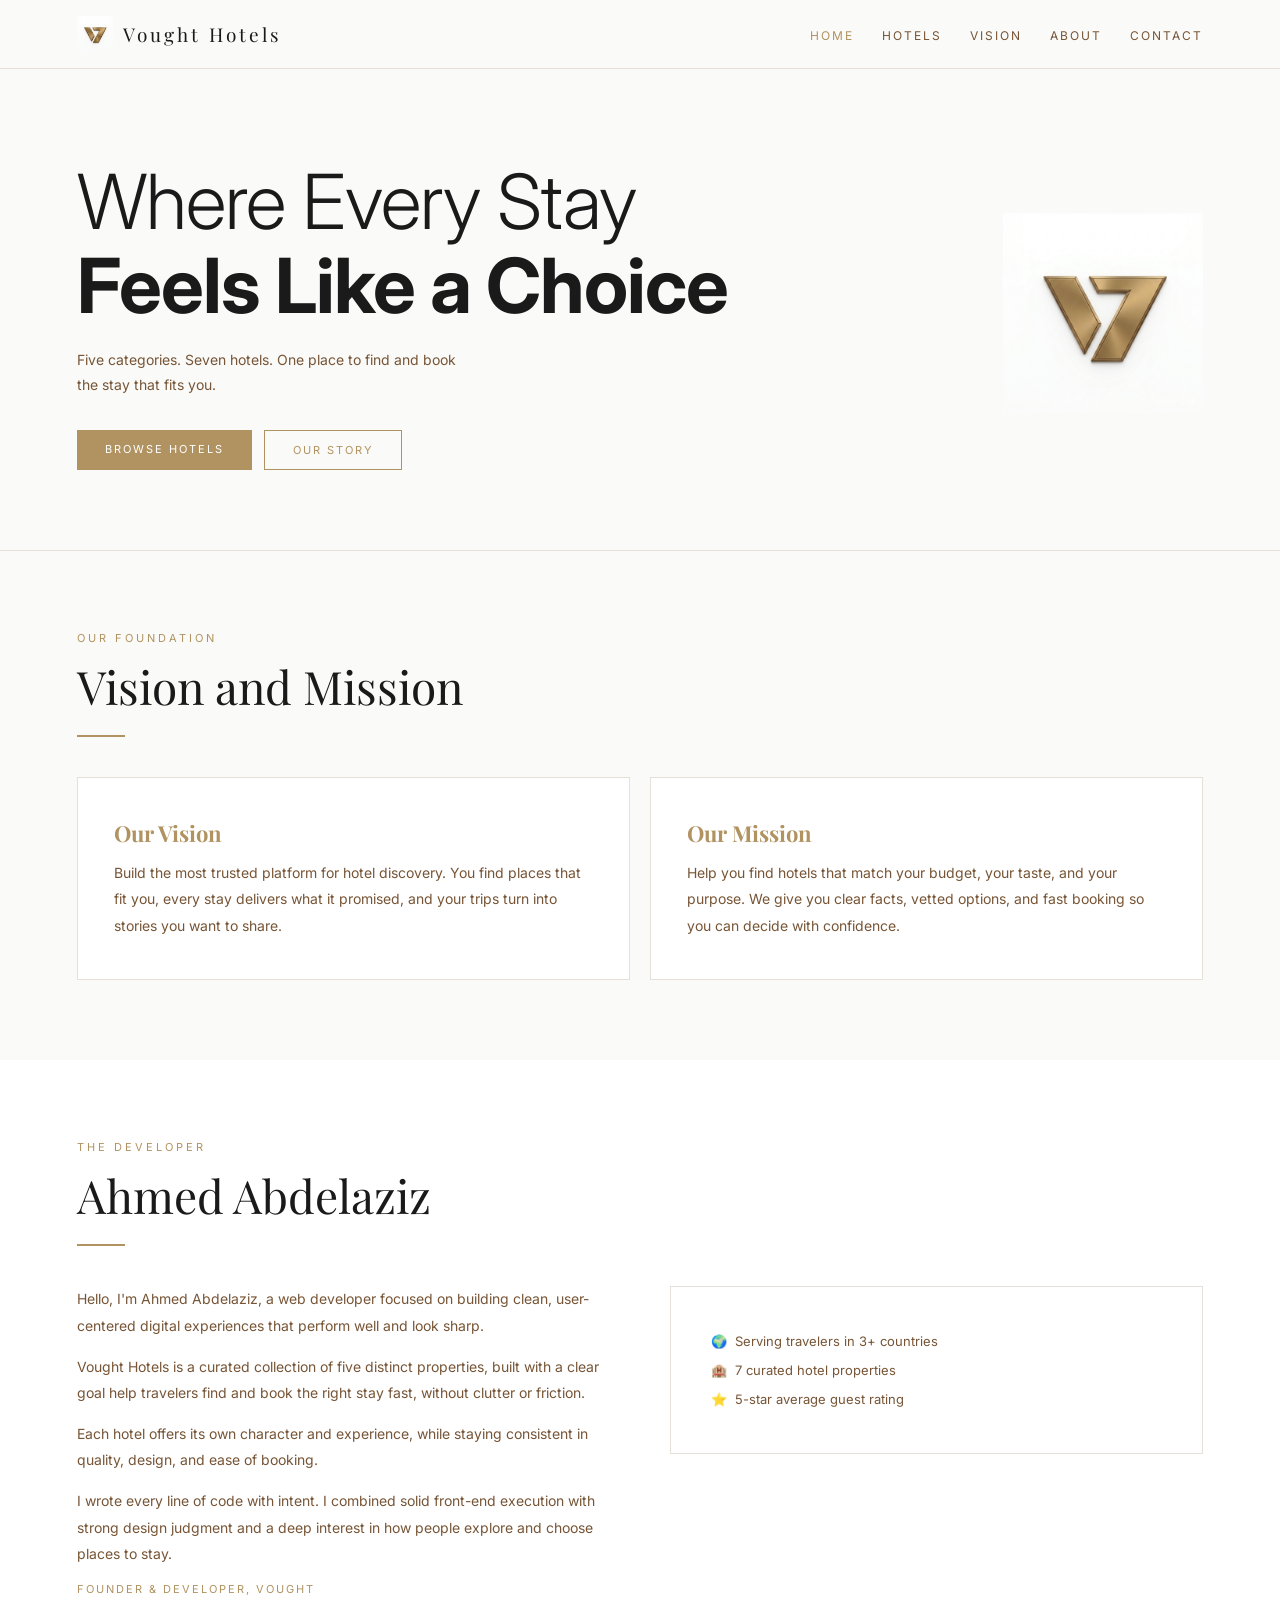
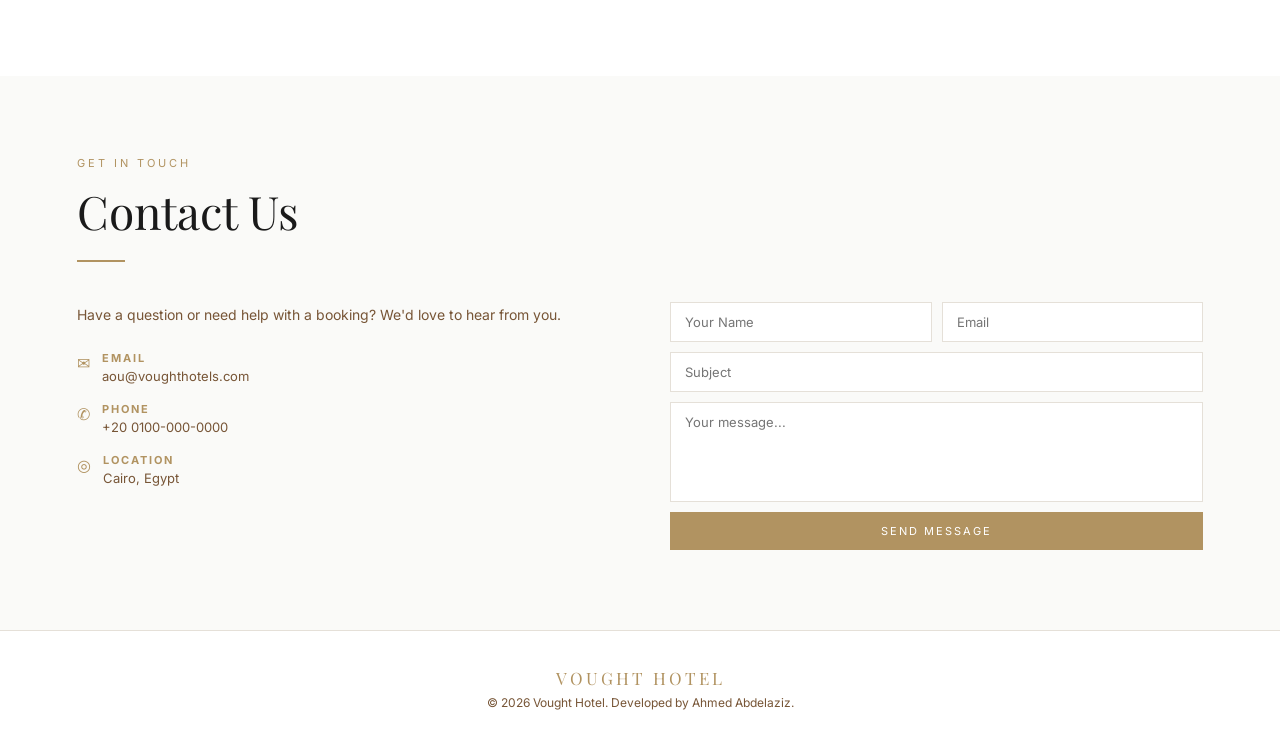
<file: index.html>
<!DOCTYPE html>
<html lang="en">
<head>
<meta charset="UTF-8">
<link rel="icon" type="image/png" href="logo.png">
<meta name="viewport" content="width=device-width, initial-scale=1.0">
<title>Vought Hotels</title>
<link rel="stylesheet" href="css/style.css">
<style>
  .hero { padding:160px 6% 80px; display:flex; align-items:center; gap:60px; background:var(--bg); border-bottom:1px solid var(--border); }
  .hero-text { flex:1; }
  .hero-tag { display:inline-block; border:1px solid var(--gold); color:var(--gold); padding:5px 16px; font-size:11px; letter-spacing:3px; text-transform:uppercase; margin-bottom:20px; }
  .hero h1 { font-family:'Playfair Display',serif; font-size:clamp(42px,6vw,76px); font-weight:400; line-height:1.1; color:var(--text); }
  .hero h1 em { color:var(--gold); font-style:italic; }
  .hero p { color:var(--muted); font-size:14px; margin:20px 0 32px; line-height:1.8; max-width:400px; }
  .hero-btns { display:flex; gap:12px; }
  .hero-logo-side { flex-shrink:0; }

  .vm-grid { display:grid; grid-template-columns:1fr 1fr; gap:20px; margin-top:40px; }
  .vm-card { background:var(--white); border:1px solid var(--border); padding:40px 36px; }
  .vm-card h3 { font-family:'Playfair Display',serif; font-size:22px; color:var(--gold); margin-bottom:12px; }
  .vm-card p { font-size:14px; line-height:1.9; color:var(--muted); }

  .about-grid { display:grid; grid-template-columns:1fr 1fr; gap:60px; align-items:start; margin-top:40px; }
  .about-text p { font-size:14px; line-height:1.9; color:var(--muted); margin-bottom:14px; }
  .sign { font-family:'Playfair Display',serif; font-size:28px; color:var(--gold); font-style:italic; margin-top:20px; }
  .sign-sub { font-size:11px; letter-spacing:2px; text-transform:uppercase; color:var(--gold); margin-top:4px; }
  .about-card { background:var(--white); border:1px solid var(--border); padding:40px; }
  .about-card p { font-size:13px; color:var(--muted); line-height:1.9; font-style:italic; border-left:2px solid var(--gold); padding-left:16px; }

  .contact-grid { display:grid; grid-template-columns:1fr 1fr; gap:60px; margin-top:40px; }
  .c-item { display:flex; gap:12px; margin-bottom:18px; }
  .c-icon { color:var(--gold); font-size:16px; margin-top:2px; }
  .c-item h4 { font-size:11px; letter-spacing:2px; text-transform:uppercase; color:var(--gold); margin-bottom:3px; }
  .c-item p { font-size:13px; color:var(--muted); }
  .ci-intro { font-size:14px; color:var(--muted); line-height:1.8; margin-bottom:24px; }
  .cf { display:flex; flex-direction:column; gap:10px; }
  .cf input, .cf textarea { background:var(--white); border:1px solid var(--border); color:var(--text); padding:11px 14px; font-family:'Inter',sans-serif; font-size:13px; outline:none; transition:border-color 0.3s; resize:none; }
  .cf input:focus, .cf textarea:focus { border-color:var(--gold); }
  .cf textarea { height:100px; }
  .frow { display:grid; grid-template-columns:1fr 1fr; gap:10px; }
  #form-ok { display:none; color:var(--gold); font-size:13px; padding:10px; text-align:center; }
</style>
</head>
<body>
<nav>
  <a class="logo" href="index.html">
    <img src="logo.png" alt="Vought Hotel Logo" style="width:36px;height:36px;object-fit:contain;">
    <div class="logo-text">Vought Hotels</div>
  </a>
  <ul>
    <li><a href="index.html" class="active">Home</a></li>
    <li><a href="pages/categories.html">Hotels</a></li>
    <li><a href="#vision">Vision</a></li>
    <li><a href="#about">About</a></li>
    <li><a href="#contact">Contact</a></li>
  </ul>
</nav>

<div class="hero">
  <div class="hero-text">
    <h1 style="font-family:'Inter',sans-serif;font-weight:300;letter-spacing:-1px">Where Every Stay<br><b>Feels Like a Choice</b><strong style="font-weight:500"></strong></h1>
    <p>Five categories. Seven hotels. One place to find and book the stay that fits you.</p>
    <div class="hero-btns">
      <a href="pages/categories.html" class="btn btn-gold">Browse Hotels</a>
      <a href="#about" class="btn btn-outline">Our Story</a>
    </div>
  </div>
  <div class="hero-logo-side">
    <img src="logo.png" alt="Vought Hotel" style="width:200px;height:200px;object-fit:contain;opacity:0.92;">
  </div>
</div>

<section class="section" id="vision">
  <div class="label">Our Foundation</div>
  <h2>Vision and Mission</h2>
  <div class="line"></div>
  <div class="vm-grid">
    <div class="vm-card">
      <h3>Our Vision</h3>
      <p>Build the most trusted platform for hotel discovery. You find places that fit you, every stay delivers what it promised, and your trips turn into stories you want to share.</p>
    </div>
    <div class="vm-card">
      <h3>Our Mission</h3>
      <p>Help you find hotels that match your budget, your taste, and your purpose. We give you clear facts, vetted options, and fast booking so you can decide with confidence.</p>
    </div>
  </div>
</section>

<section class="section" id="about" style="background:var(--white);">
  <div class="label">The Developer</div>
  <h2>Ahmed <em>Abdelaziz</em></h2>
  <div class="line"></div>
  <div class="about-grid">
    <div class="about-text">
      <p>Hello, I'm Ahmed Abdelaziz, a web developer focused on building clean, user-centered digital experiences that perform well and look sharp.</p>
      <p>Vought Hotels is a curated collection of five distinct properties, built with a clear goal help travelers find and book the right stay fast, without clutter or friction.</p>
      <p>Each hotel offers its own character and experience, while staying consistent in quality, design, and ease of booking.</p>
      <p>I wrote every line of code with intent. I combined solid front-end execution with strong design judgment and a deep interest in how people explore and choose places to stay.</p>
      <div class="sign-sub">Founder & Developer, Vought</div>
    </div>
    <div class="about-card">
      <div style="font-size:13px;color:var(--muted);line-height:2.2;">
        <div>🌍 &nbsp;Serving travelers in 3+ countries</div>
        <div>🏨 &nbsp;7 curated hotel properties</div>
        <div>⭐ &nbsp;5-star average guest rating</div>
      </div>
    </div>
  </div>
</section>

<section class="section" id="contact">
  <div class="label">Get In Touch</div>
  <h2>Contact <em>Us</em></h2>
  <div class="line"></div>
  <div class="contact-grid">
    <div>
      <p class="ci-intro">Have a question or need help with a booking? We'd love to hear from you.</p>
      <div class="c-item"><div class="c-icon">✉</div><div><h4>Email</h4><p>aou@voughthotels.com</p></div></div>
      <div class="c-item"><div class="c-icon">✆</div><div><h4>Phone</h4><p>+20 0100-000-0000</p></div></div>
      <div class="c-item"><div class="c-icon">◎</div><div><h4>Location</h4><p>Cairo, Egypt</p></div></div>
    </div>
    <div class="cf">
      <div class="frow">
        <input id="cn" type="text" placeholder="Your Name">
        <input id="ce" type="email" placeholder="Email">
      </div>
      <input id="cs" type="text" placeholder="Subject">
      <textarea id="cm" placeholder="Your message..."></textarea>
      <button class="btn btn-gold" onclick="sendMsg()">Send Message</button>
      <div id="form-ok">✓ Message received! We'll reply within 24 hours.</div>
    </div>
  </div>
</section>

<footer>
  <div class="f-logo">VOUGHT HOTEL</div>
  <p>© 2026 Vought Hotel. Developed by Ahmed Abdelaziz.</p>
</footer>

<script>
function sendMsg(){
  const n=document.getElementById('cn').value.trim(),e=document.getElementById('ce').value.trim(),m=document.getElementById('cm').value.trim();
  if(!n||!e||!m){alert('Please fill all fields.');return;}
  ['cn','ce','cs','cm'].forEach(id=>document.getElementById(id).value='');
  const ok=document.getElementById('form-ok');ok.style.display='block';
  setTimeout(()=>ok.style.display='none',5000);
}
</script>
</body>
</html>
</file>
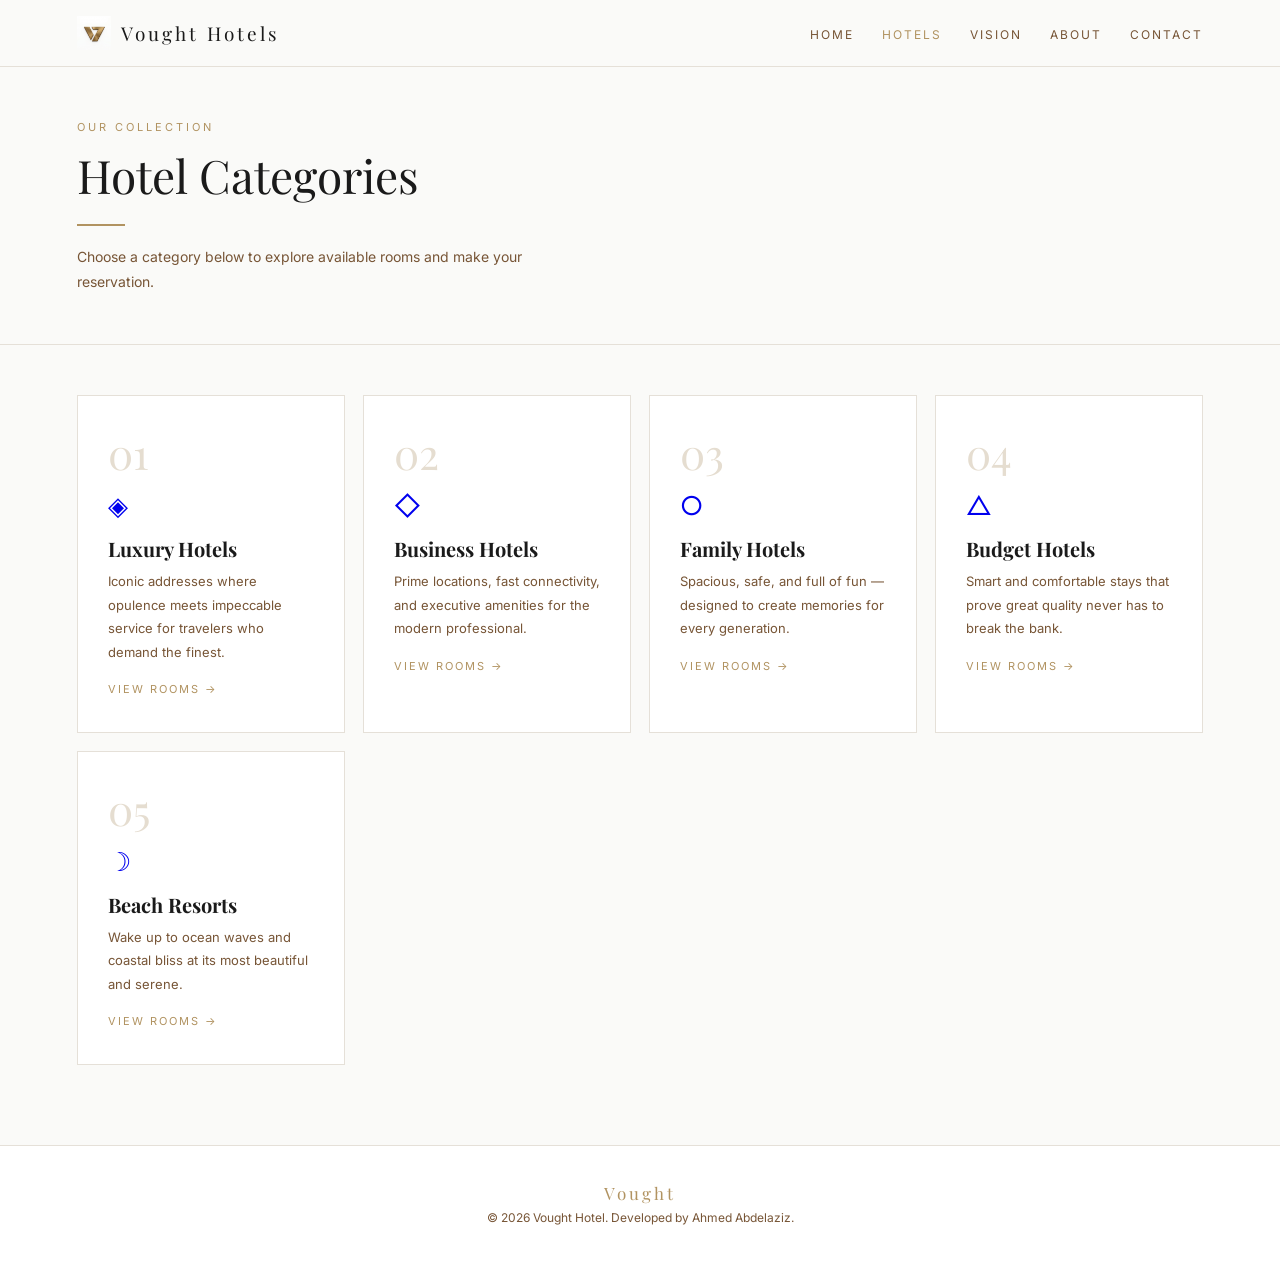
<file: pages/categories.html>
<!DOCTYPE html>
<html lang="en">
<head>
<meta charset="UTF-8">
<meta name="viewport" content="width=device-width, initial-scale=1.0">
<title>Hotel Categories — Vought Hotel</title>
<link rel="stylesheet" href="../css/style.css">
<style>
  .page-header { padding:120px 6% 50px; border-bottom:1px solid var(--border); }
  .page-header p { color:var(--muted); font-size:14px; margin-top:8px; max-width:460px; line-height:1.8; }
  .grid { display:grid; grid-template-columns:repeat(auto-fit,minmax(260px,1fr)); gap:18px; padding:50px 6% 80px; }
  .cat-card { background:var(--white); border:1px solid var(--border); padding:36px 30px; cursor:pointer; text-decoration:none; display:block; transition:border-color 0.3s,transform 0.3s; }
  .cat-card:hover { border-color:var(--gold); transform:translateY(-4px); }
  .cat-num { font-family:'Playfair Display',serif; font-size:42px; color:#e5ddd0; line-height:1; margin-bottom:16px; }
  .cat-icon { font-size:26px; margin-bottom:14px; }
  .cat-card h3 { font-family:'Playfair Display',serif; font-size:20px; color:var(--text); margin-bottom:8px; }
  .cat-card p { font-size:13px; color:var(--muted); line-height:1.8; margin-bottom:18px; }
  .cat-link { font-size:11px; letter-spacing:2px; text-transform:uppercase; color:var(--gold); }
</style>
</head>
<body>
<nav>
  <a class="logo" href="../index.html">
    <img src="../logo.png" alt="Vought Hotel Logo" style="width:34px;height:34px;object-fit:contain;">
    
    <div class="logo-text">Vought Hotels</div>
  </a>
  <ul>
    <li><a href="../index.html">Home</a></li>
    <li><a href="categories.html" class="active">Hotels</a></li>
    <li><a href="../index.html#vision">Vision</a></li>
    <li><a href="../index.html#about">About</a></li>
    <li><a href="../index.html#contact">Contact</a></li>
  </ul>
</nav>

<div class="page-header">
  <div class="label">Our Collection</div>
  <h2>Hotel Categories</h2>
  <div class="line"></div>
  <p>Choose a category below to explore available rooms and make your reservation.</p>
</div>

<div class="grid">
  <a class="cat-card" href="rooms.html?cat=luxury">
    <div class="cat-num">01</div>
    <div class="cat-icon">◈</div>
    <h3>Luxury Hotels</h3>
    <p>Iconic addresses where opulence meets impeccable service for travelers who demand the finest.</p>
    <div class="cat-link">View Rooms →</div>
  </a>
  <a class="cat-card" href="rooms.html?cat=business">
    <div class="cat-num">02</div>
    <div class="cat-icon">◇</div>
    <h3>Business Hotels</h3>
    <p>Prime locations, fast connectivity, and executive amenities for the modern professional.</p>
    <div class="cat-link">View Rooms →</div>
  </a>
  <a class="cat-card" href="rooms.html?cat=family">
    <div class="cat-num">03</div>
    <div class="cat-icon">○</div>
    <h3>Family Hotels</h3>
    <p>Spacious, safe, and full of fun — designed to create memories for every generation.</p>
    <div class="cat-link">View Rooms →</div>
  </a>
  <a class="cat-card" href="rooms.html?cat=budget">
    <div class="cat-num">04</div>
    <div class="cat-icon">△</div>
    <h3>Budget Hotels</h3>
    <p>Smart and comfortable stays that prove great quality never has to break the bank.</p>
    <div class="cat-link">View Rooms →</div>
  </a>
  <a class="cat-card" href="rooms.html?cat=beach">
    <div class="cat-num">05</div>
    <div class="cat-icon">☽</div>
    <h3>Beach Resorts</h3>
    <p>Wake up to ocean waves and coastal bliss at its most beautiful and serene.</p>
    <div class="cat-link">View Rooms →</div>
  </a>
</div>

<footer>
  <div class="f-logo">Vought</div>
  <p>© 2026 Vought Hotel. Developed by Ahmed Abdelaziz.</p>
</footer>
</body>
</html>
</file>
<file: css/style.css>
@import url('https://fonts.googleapis.com/css2?family=Playfair+Display:wght@400&family=Inter:wght@300;400;500&display=swap');

:root {
  --gold: #B19361;
  --bg: #FAFAF8;
  --white: #FFFFFF;
  --text: #1a1a1a;
  --muted: #775536;
  --border: #e5e0d8;
}

* { margin:0; padding:0; box-sizing:border-box; }
body { font-family:'Inter',sans-serif; background:var(--bg); color:var(--text); }

nav {
  position:fixed; top:0; left:0; right:0; z-index:100;
  display:flex; align-items:center; justify-content:space-between;
  padding:16px 6%; background:rgba(250,250,248,0.96);
  backdrop-filter:blur(10px); border-bottom:1px solid var(--border);
}
.logo { display:flex; align-items:center; gap:10px; text-decoration:none; }
.logo-text { font-family:'Playfair Display',serif; font-size:19px; letter-spacing:3px; color:var(--text); }
.logo-text span { color:var(--gold); }
nav ul { list-style:none; display:flex; gap:28px; }
nav ul a { font-size:12px; letter-spacing:2px; text-transform:uppercase; color:var(--muted); text-decoration:none; transition:color 0.3s; }
nav ul a:hover, nav ul a.active { color:var(--gold); }

.btn { padding:12px 28px; font-size:11px; letter-spacing:2px; text-transform:uppercase; cursor:pointer; border:none; font-family:'Inter',sans-serif; transition:all 0.3s; text-decoration:none; display:inline-block; }
.btn-gold { background:var(--gold); color:#fff; }
.btn-gold:hover { background:#9e7c40; }
.btn-outline { background:transparent; border:1px solid var(--gold); color:var(--gold); }
.btn-outline:hover { background:var(--gold); color:#fff; }

.section { padding:80px 6%; }
.label { font-size:11px; letter-spacing:3px; text-transform:uppercase; color:var(--gold); }
h2 { font-family:'Playfair Display',serif; font-size:clamp(28px,4vw,46px); font-weight:400; margin:10px 0 6px; color:var(--text); }
h2 em { font-style:normal; color:var(--text); }
.line { width:48px; height:2px; background:var(--gold); margin:18px 0; }

.card { background:var(--white); border:1px solid var(--border); transition:border-color 0.3s, transform 0.3s; }
.card:hover { border-color:var(--gold); transform:translateY(-4px); }

footer { background:var(--white); border-top:1px solid var(--border); padding:36px 6%; text-align:center; }
.f-logo { font-family:'Playfair Display',serif; font-size:17px; letter-spacing:3px; color:var(--gold); }
footer p { color:var(--muted); font-size:12px; margin-top:6px; }
</file>
